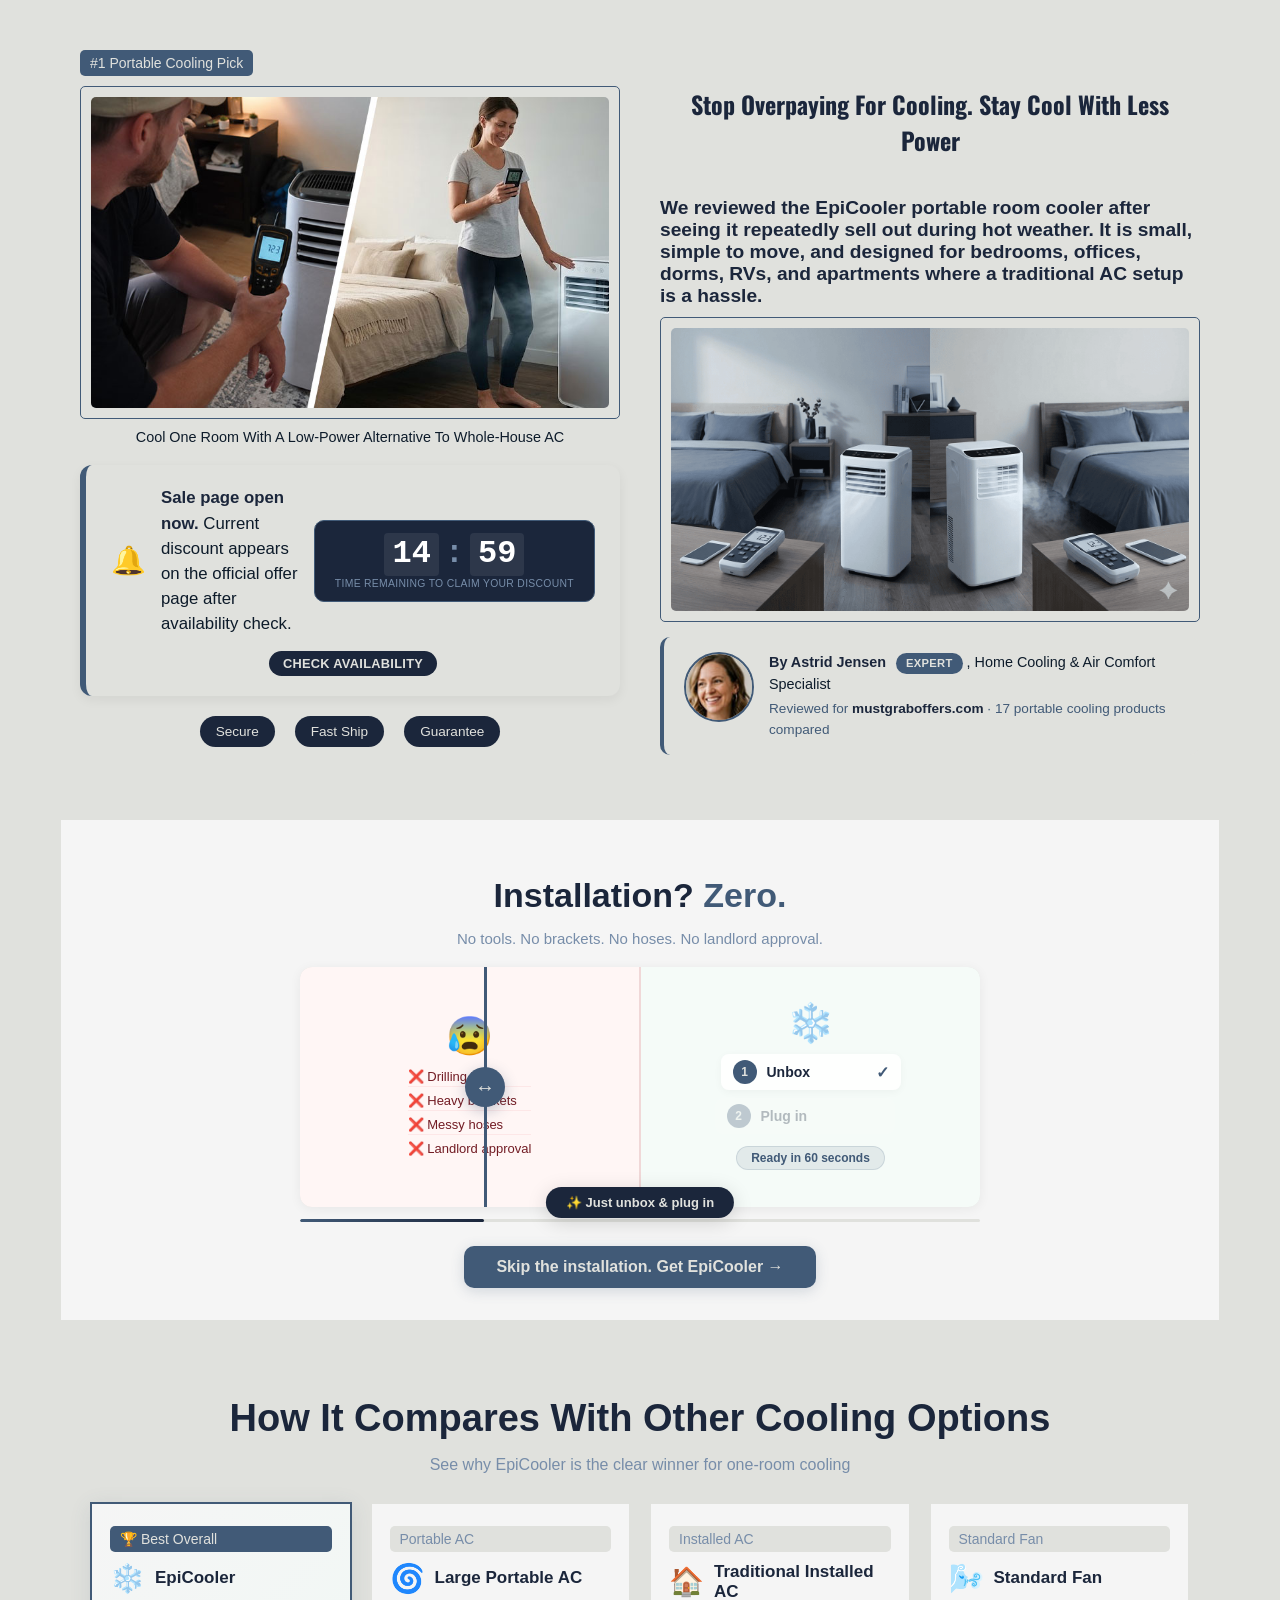
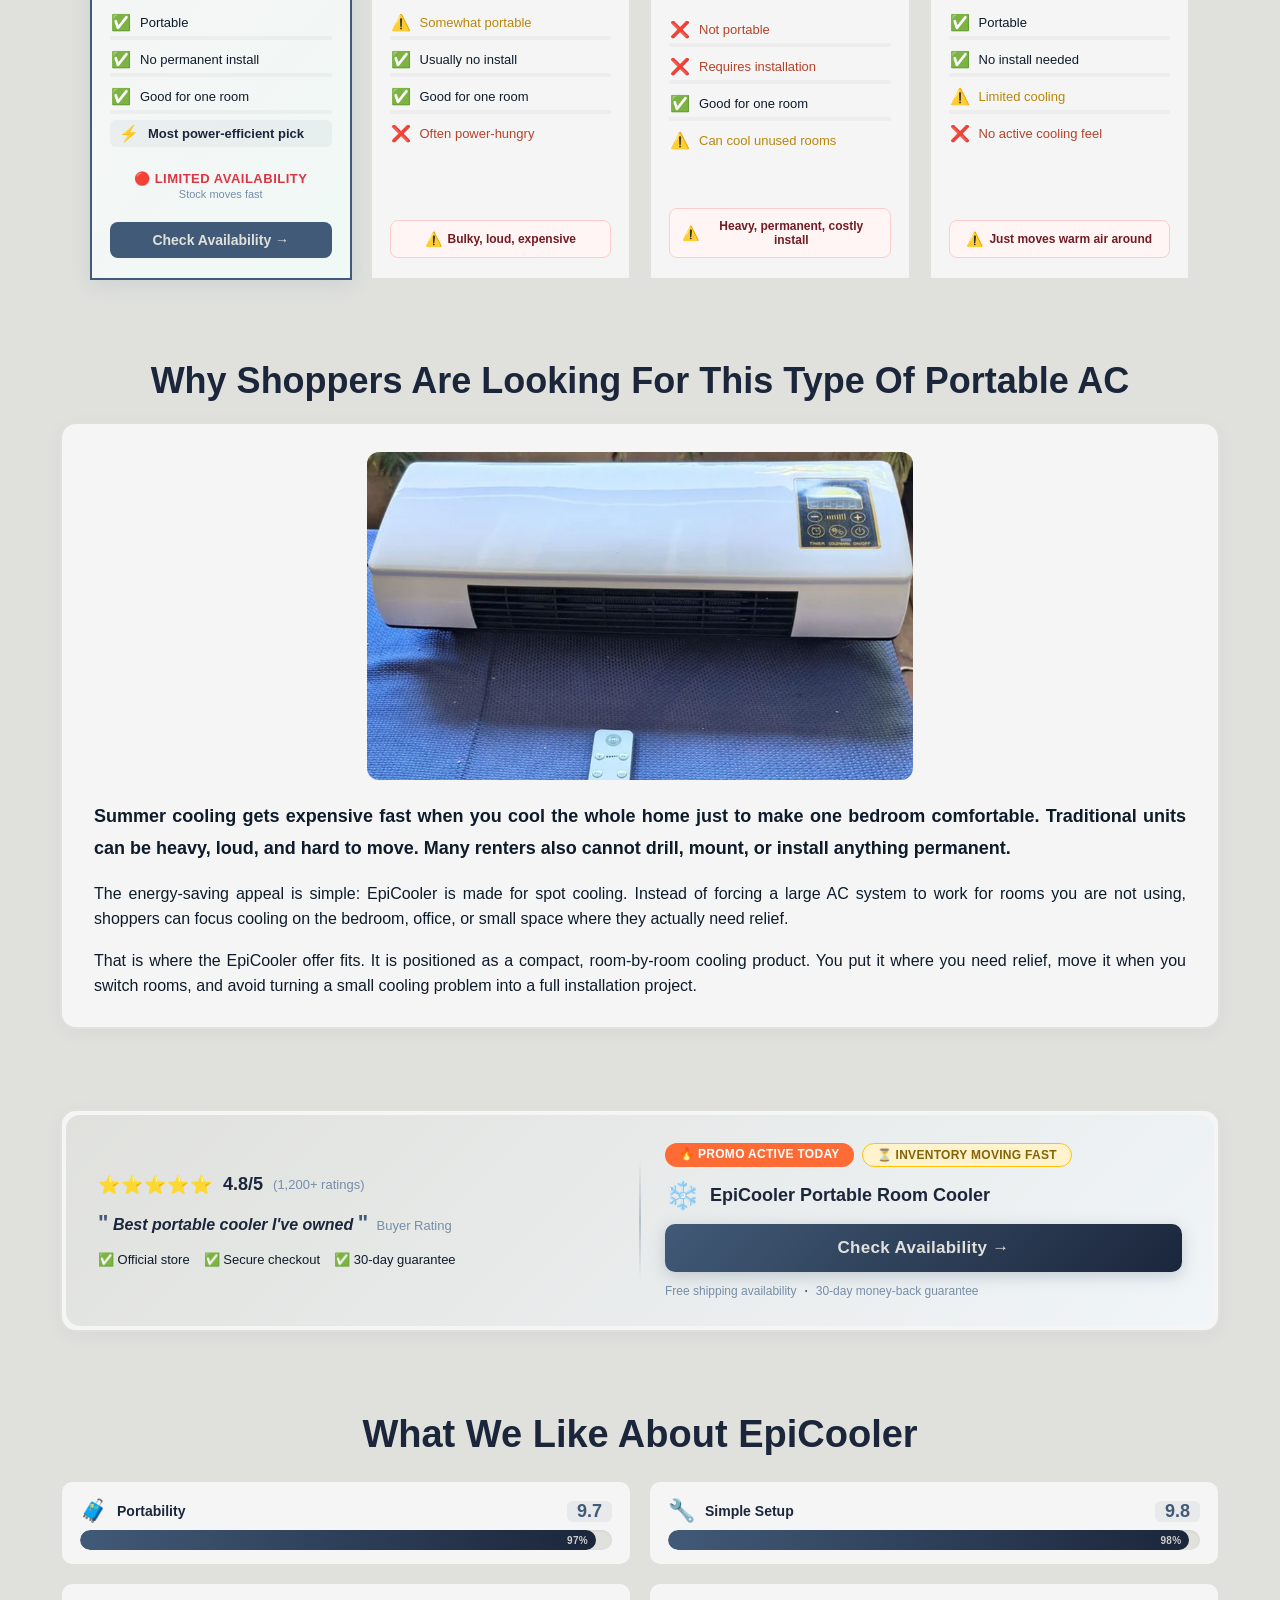
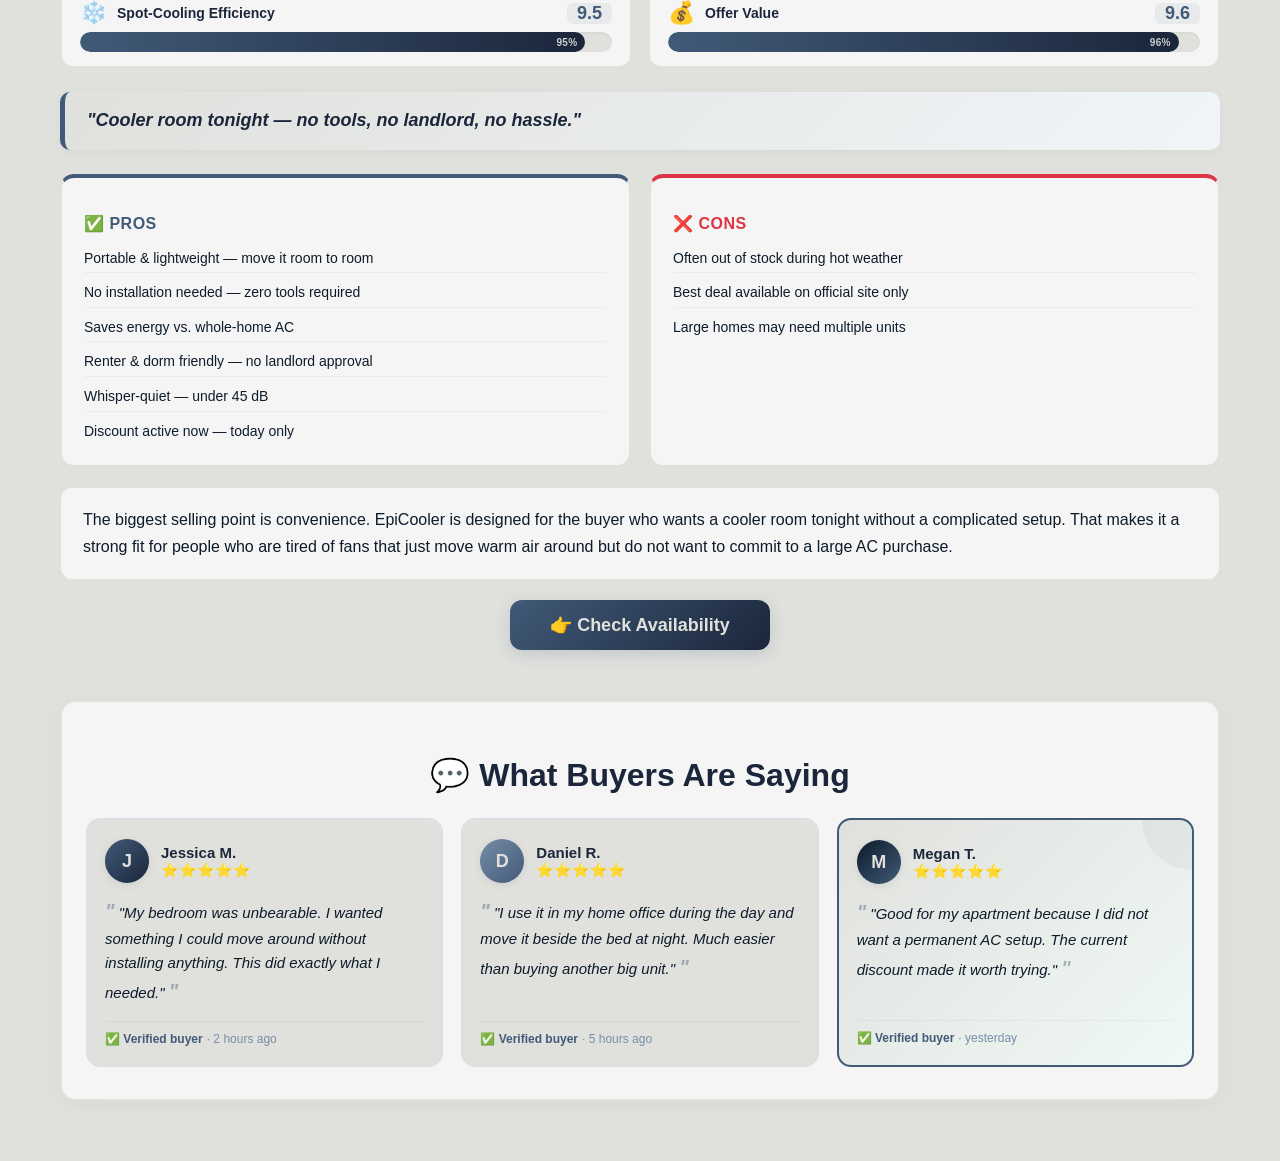
<file: index.html>
<!DOCTYPE html>
<html lang="en">
  <head>
    <meta charset="UTF-8" />
    <meta name="viewport" content="width=device-width, initial-scale=1.0" />
    <link rel="preconnect" href="https://fonts.googleapis.com" />
    <link rel="preconnect" href="https://fonts.gstatic.com" crossorigin />
    <link
      href="https://fonts.googleapis.com/css2?family=Oswald:wght@200..700&display=swap"
      rel="stylesheet"
    />
    <link rel="stylesheet" href="style.css" />
    <title>Portable Ac</title>
  </head>
  <body>
    <div class="pagecontainer">
      <div class="section-container">
        <div class="hero">
          <div class="leftside-holder">
            <div class="badge">#1 Portable Cooling Pick</div>
            <div class="img-container">
              <img src="imgs/hero.jpg" alt="" />
            </div>
            <div class="img-des">
              Cool One Room With A Low-Power Alternative To Whole-House AC
            </div>
            <div class="note">
              <div class="note-left">
                <div class="note-icon">🔔</div>
                <div class="note-text">
                  <strong>Sale page open now.</strong>
                  Current discount appears on the official offer page after
                  availability check.
                </div>
              </div>
              <div class="timer-wrapper">
                <div class="timer-display" id="discountTimer">
                  <span id="minutes">15</span>
                  <span class="timer-colon">:</span>
                  <span id="seconds">00</span>
                </div>
                <div class="timer-label">
                  Time remaining to claim your discount
                </div>
              </div>
              <div class="note-right">
                <span class="availability-tag">
                  <a href="quiz.html">Check Availability</a>
                </span>
              </div>
            </div>
            <div class="features-list">
              <div class="feature-item">Secure</div>
              <div class="feature-item">Fast Ship</div>
              <div class="feature-item">Guarantee</div>
            </div>
          </div>
          <div class="rightside-holder">
            <h1>Stop Overpaying For Cooling. Stay Cool With Less Power</h1>
            <h3>
              We reviewed the EpiCooler portable room cooler after seeing it
              repeatedly sell out during hot weather. It is small, simple to
              move, and designed for bedrooms, offices, dorms, RVs, and
              apartments where a traditional AC setup is a hassle.
            </h3>
            <div class="img-container">
              <img src="imgs/heroai.png" alt="EpiCooler Portable Room Cooler" />
            </div>
            <div class="author-section">
              <div class="author-content">
                <div class="author-image">
                  <img src="imgs/author.png" alt="Astrid Jensen" />
                </div>
                <div class="author-text">
                  <span class="author-name">By Astrid Jensen</span>
                  <span class="author-badge">Expert</span>
                  <span>, Home Cooling & Air Comfort Specialist</span>
                  <span class="author-review">
                    Reviewed for <strong>mustgraboffers.com</strong> · 17
                    portable cooling products compared
                  </span>
                </div>
              </div>
            </div>
          </div>
        </div>
      </div>
      <div class="normalsection">
        <!-- ============================ SWIPE-TO-INSTALL DEMO (MINIMALIST) ============================ -->
        <div class="section-container">
          <div class="swipe-demo-minimal">
            <h2 class="swipe-title-minimal">
              Installation? <span class="highlight">Zero.</span>
            </h2>
            <p class="swipe-subtitle-minimal">
              No tools. No brackets. No hoses. No landlord approval.
            </p>

            <div class="swipe-container-minimal">
              <div class="swipe-track" id="swipeTrack">
                <!-- Stress Side -->
                <div class="swipe-card swipe-stress-minimal">
                  <div class="swipe-icon-large">😰</div>
                  <div class="swipe-list">
                    <span>❌ Drilling holes</span>
                    <span>❌ Heavy brackets</span>
                    <span>❌ Messy hoses</span>
                    <span>❌ Landlord approval</span>
                  </div>
                </div>

                <!-- Divider -->
                <div class="swipe-divider-minimal" id="swipeDividerMinimal">
                  <div class="swipe-handle-minimal" id="swipeHandleMinimal">
                    <span>↔</span>
                  </div>
                </div>

                <!-- Relief Side -->
                <div class="swipe-card swipe-relief-minimal">
                  <div class="swipe-icon-large">❄️</div>
                  <div class="swipe-steps-minimal">
                    <div class="step-minimal" id="step1Minimal">
                      <span class="step-num">1</span>
                      <span class="step-label">Unbox</span>
                      <span class="step-check">✓</span>
                    </div>
                    <div class="step-minimal" id="step2Minimal">
                      <span class="step-num">2</span>
                      <span class="step-label">Plug in</span>
                      <span class="step-check">✓</span>
                    </div>
                  </div>
                  <div class="swipe-tag">Ready in 60 seconds</div>
                </div>
              </div>

              <!-- Progress -->
              <div class="swipe-progress-minimal">
                <div class="swipe-bar-minimal" id="swipeBarMinimal"></div>
              </div>

              <!-- Popup -->
              <div class="swipe-popup-minimal" id="swipePopupMinimal">
                <span id="popupTextMinimal">✨ Just unbox & plug in</span>
              </div>
            </div>

            <div class="swipe-cta-minimal">
              <a
                href="#"
                class="cta-minimal"
                onclick="event.preventDefault(); document.querySelector('.quiz-container').scrollIntoView({behavior:'smooth',block:'start'}); renderQuiz(0); return false;"
              >
                Skip the installation. Get EpiCooler →
              </a>
            </div>
          </div>
        </div>
      </div>
      <div class="normalsection">
        <!-- ============================ SPEC SHEET SHOWDOWN ============================ -->
        <div class="section-container">
          <h2 class="spec-title">How It Compares With Other Cooling Options</h2>
          <p class="spec-subtitle">
            See why EpiCooler is the clear winner for one-room cooling
          </p>

          <div class="spec-grid">
            <!-- EpiCooler Card -->
            <div class="spec-card spec-winner">
              <div class="spec-badge winner-badge">🏆 Best Overall</div>
              <div class="spec-product">
                <span class="spec-icon">❄️</span>
                <span class="spec-name">EpiCooler</span>
              </div>

              <div class="spec-features">
                <div class="spec-feature">
                  <span class="spec-check">✅</span>
                  <span>Portable</span>
                </div>
                <div class="spec-feature">
                  <span class="spec-check">✅</span>
                  <span>No permanent install</span>
                </div>
                <div class="spec-feature">
                  <span class="spec-check">✅</span>
                  <span>Good for one room</span>
                </div>
                <div class="spec-feature spec-highlight">
                  <span class="spec-check">⚡</span>
                  <span>Most power-efficient pick</span>
                </div>
              </div>

              <div class="spec-downside">
                <span class="spec-urgency">🔴 Limited Availability</span>
                <span class="spec-stock">Stock moves fast</span>
              </div>

              <a
                href="#"
                class="spec-cta"
                onclick="event.preventDefault(); document.querySelector('.quiz-container').scrollIntoView({behavior:'smooth',block:'start'}); renderQuiz(0); return false;"
              >
                Check Availability →
              </a>
            </div>

            <!-- Large Portable AC -->
            <div class="spec-card">
              <div class="spec-badge">Portable AC</div>
              <div class="spec-product">
                <span class="spec-icon">🌀</span>
                <span class="spec-name">Large Portable AC</span>
              </div>

              <div class="spec-features">
                <div class="spec-feature spec-mid">
                  <span class="spec-check">⚠️</span>
                  <span>Somewhat portable</span>
                </div>
                <div class="spec-feature">
                  <span class="spec-check">✅</span>
                  <span>Usually no install</span>
                </div>
                <div class="spec-feature">
                  <span class="spec-check">✅</span>
                  <span>Good for one room</span>
                </div>
                <div class="spec-feature spec-flaw">
                  <span class="spec-check">❌</span>
                  <span>Often power-hungry</span>
                </div>
              </div>

              <div class="spec-downside spec-flaw-box">
                <span class="spec-flaw-icon">⚠️</span>
                <span>Bulky, loud, expensive</span>
              </div>
            </div>

            <!-- Traditional Installed AC -->
            <div class="spec-card">
              <div class="spec-badge">Installed AC</div>
              <div class="spec-product">
                <span class="spec-icon">🏠</span>
                <span class="spec-name">Traditional Installed AC</span>
              </div>

              <div class="spec-features">
                <div class="spec-feature spec-flaw">
                  <span class="spec-check">❌</span>
                  <span>Not portable</span>
                </div>
                <div class="spec-feature spec-flaw">
                  <span class="spec-check">❌</span>
                  <span>Requires installation</span>
                </div>
                <div class="spec-feature">
                  <span class="spec-check">✅</span>
                  <span>Good for one room</span>
                </div>
                <div class="spec-feature spec-mid">
                  <span class="spec-check">⚠️</span>
                  <span>Can cool unused rooms</span>
                </div>
              </div>

              <div class="spec-downside spec-flaw-box">
                <span class="spec-flaw-icon">⚠️</span>
                <span>Heavy, permanent, costly install</span>
              </div>
            </div>

            <!-- Standard Fan -->
            <div class="spec-card">
              <div class="spec-badge">Standard Fan</div>
              <div class="spec-product">
                <span class="spec-icon">🌬️</span>
                <span class="spec-name">Standard Fan</span>
              </div>

              <div class="spec-features">
                <div class="spec-feature">
                  <span class="spec-check">✅</span>
                  <span>Portable</span>
                </div>
                <div class="spec-feature">
                  <span class="spec-check">✅</span>
                  <span>No install needed</span>
                </div>
                <div class="spec-feature spec-mid">
                  <span class="spec-check">⚠️</span>
                  <span>Limited cooling</span>
                </div>
                <div class="spec-feature spec-flaw">
                  <span class="spec-check">❌</span>
                  <span>No active cooling feel</span>
                </div>
              </div>

              <div class="spec-downside spec-flaw-box">
                <span class="spec-flaw-icon">⚠️</span>
                <span>Just moves warm air around</span>
              </div>
            </div>
          </div>
        </div>
      </div>

      <div class="articlecontainer">
        <div class="section-container">
          <h2 class="article-title">
            Why Shoppers Are Looking For This Type Of Portable AC
          </h2>
          <div class="article-content">
            <div class="article-image-holder">
              <img
              class="article-img"
                src="imgs/EpiCooler.jpg"
                alt="EpiCooler Portable Room Cooler"
              />
              
            </div>
            <div class="article-text">
                <p>
                  Summer cooling gets expensive fast when you cool the whole
                  home just to make one bedroom comfortable. Traditional units
                  can be heavy, loud, and hard to move. Many renters also cannot
                  drill, mount, or install anything permanent.
                </p>
                <p>
                  The energy-saving appeal is simple: EpiCooler is made for spot
                  cooling. Instead of forcing a large AC system to work for
                  rooms you are not using, shoppers can focus cooling on the
                  bedroom, office, or small space where they actually need
                  relief.
                </p>
                <p>
                  That is where the EpiCooler offer fits. It is positioned as a
                  compact, room-by-room cooling product. You put it where you
                  need relief, move it when you switch rooms, and avoid turning
                  a small cooling problem into a full installation project.
                </p>
              </div>
          </div>
        </div>
      </div>

      <div class="normalsection">
        <!-- ============================ EPICOOLER CTA BLOCK ============================ -->
        <div class="section-container">
          <div class="cta-block">
            
            <div class="cta-block-inner">
              <!-- Left Column -->
              <div class="cta-left">
                <div class="cta-rating">
                  <span class="cta-stars">⭐⭐⭐⭐⭐</span>
                  <span class="cta-score">4.8/5</span>
                  <span class="cta-count">(1,200+ ratings)</span>
                </div>

                <div class="cta-review">
                  <span class="cta-quote">"</span>
                  Best portable cooler I've owned
                  <span class="cta-quote">"</span>
                  <span class="cta-author">Buyer Rating</span>
                </div>

                <div class="cta-features">
                  <span class="cta-feature">✅ Official store</span>
                  <span class="cta-feature">✅ Secure checkout</span>
                  <span class="cta-feature">✅ 30-day guarantee</span>
                </div>
              </div>

              <!-- Divider -->
              <div class="cta-divider"></div>

              <!-- Right Column -->
              <div class="cta-right">
                <div class="cta-badges">
                  <span class="cta-badge hot">🔥 Promo active today</span>
                  <span class="cta-badge stock">⏳ Inventory moving fast</span>
                </div>

                <div class="cta-product">
                  <span class="cta-product-icon">❄️</span>
                  <span class="cta-product-name"
                    >EpiCooler Portable Room Cooler</span
                  >
                </div>

                <a
                  href="#"
                  class="cta-button"
                  onclick="event.preventDefault(); document.querySelector('.quiz-container').scrollIntoView({behavior:'smooth',block:'start'}); renderQuiz(0); return false;"
                >
                  Check Availability →
                </a>

                <div class="cta-footer">
                  <span>Free shipping availability</span>
                  <span class="cta-dot">·</span>
                  <span>30-day money-back guarantee</span>
                </div>
              </div>
            </div>
          </div>
        </div>
      </div>

      <div class="normalsection">
        <!-- ============================ WHAT WE LIKE ABOUT EPICOOLER ============================ -->
        <div class="section-container">
          <h2 class="like-title">What We Like About EpiCooler</h2>

          <!-- Ratings with Bars - 2 Column Grid -->
          <div class="like-ratings-grid">
            <div class="like-rating-bar">
              <div class="like-rating-bar-header">
                <span class="like-rating-bar-icon">🧳</span>
                <span class="like-rating-bar-label">Portability</span>
                <span class="like-rating-bar-score">9.7</span>
              </div>
              <div class="like-bar-track">
                <div class="like-bar-fill" style="width: 97%">
                  <span class="like-bar-value">97%</span>
                </div>
              </div>
            </div>

            <div class="like-rating-bar">
              <div class="like-rating-bar-header">
                <span class="like-rating-bar-icon">🔧</span>
                <span class="like-rating-bar-label">Simple Setup</span>
                <span class="like-rating-bar-score">9.8</span>
              </div>
              <div class="like-bar-track">
                <div class="like-bar-fill" style="width: 98%">
                  <span class="like-bar-value">98%</span>
                </div>
              </div>
            </div>

            <div class="like-rating-bar">
              <div class="like-rating-bar-header">
                <span class="like-rating-bar-icon">❄️</span>
                <span class="like-rating-bar-label"
                  >Spot-Cooling Efficiency</span
                >
                <span class="like-rating-bar-score">9.5</span>
              </div>
              <div class="like-bar-track">
                <div class="like-bar-fill" style="width: 95%">
                  <span class="like-bar-value">95%</span>
                </div>
              </div>
            </div>

            <div class="like-rating-bar">
              <div class="like-rating-bar-header">
                <span class="like-rating-bar-icon">💰</span>
                <span class="like-rating-bar-label">Offer Value</span>
                <span class="like-rating-bar-score">9.6</span>
              </div>
              <div class="like-bar-track">
                <div class="like-bar-fill" style="width: 96%">
                  <span class="like-bar-value">96%</span>
                </div>
              </div>
            </div>
          </div>

          <!-- Testimonial -->
          <div class="like-testimonial">
            <span class="like-testimonial-text">
              "Cooler room tonight — no tools, no landlord, no hassle."
            </span>
          </div>

          <!-- Pros & Cons -->
          <div class="like-proscons">
            <!-- Pros -->
            <div class="like-pros">
              <h3 class="like-pros-title">✅ PROS</h3>
              <ul class="like-list">
                <li>Portable & lightweight — move it room to room</li>
                <li>No installation needed — zero tools required</li>
                <li>Saves energy vs. whole-home AC</li>
                <li>Renter & dorm friendly — no landlord approval</li>
                <li>Whisper-quiet — under 45 dB</li>
                <li>Discount active now — today only</li>
              </ul>
            </div>

            <!-- Cons -->
            <div class="like-cons">
              <h3 class="like-cons-title">❌ CONS</h3>
              <ul class="like-list">
                <li>Often out of stock during hot weather</li>
                <li>Best deal available on official site only</li>
                <li>Large homes may need multiple units</li>
              </ul>
            </div>
          </div>

          <!-- Description -->
          <p class="like-description">
            The biggest selling point is convenience. EpiCooler is designed for
            the buyer who wants a cooler room tonight without a complicated
            setup. That makes it a strong fit for people who are tired of fans
            that just move warm air around but do not want to commit to a large
            AC purchase.
          </p>

          <!-- CTA -->
          <div class="like-cta">
            <a
              href="#"
              class="like-cta-button"
              onclick="event.preventDefault(); document.querySelector('.quiz-container').scrollIntoView({behavior:'smooth',block:'start'}); renderQuiz(0); return false;"
            >
              👉 Check Availability
            </a>
          </div>
        </div>
      </div>
      <div class="normalsection">
        <!-- ============================ BUYER COMMENTS ============================ -->
        <div class="section-container">
          <div class="comments-wrapper">
            <h2 class="comments-title">💬 What Buyers Are Saying</h2>

            <div class="comments-grid">
              <!-- Comment 1 -->
              <div class="comment-card">
                <div class="comment-header">
                  <div
                    class="comment-avatar"
                    style="
                      background: linear-gradient(135deg, #415a77, #1b263b);
                    "
                  >
                    <span>J</span>
                  </div>
                  <div class="comment-meta">
                    <div class="comment-name">Jessica M.</div>
                    <div class="comment-stars">⭐⭐⭐⭐⭐</div>
                  </div>
                </div>
                <p class="comment-text">
                  "My bedroom was unbearable. I wanted something I could move
                  around without installing anything. This did exactly what I
                  needed."
                </p>
                <div class="comment-footer">
                  <span class="comment-verified">✅ Verified buyer</span>
                  <span class="comment-time">· 2 hours ago</span>
                </div>
              </div>

              <!-- Comment 2 -->
              <div class="comment-card">
                <div class="comment-header">
                  <div
                    class="comment-avatar"
                    style="
                      background: linear-gradient(135deg, #778da9, #415a77);
                    "
                  >
                    <span>D</span>
                  </div>
                  <div class="comment-meta">
                    <div class="comment-name">Daniel R.</div>
                    <div class="comment-stars">⭐⭐⭐⭐⭐</div>
                  </div>
                </div>
                <p class="comment-text">
                  "I use it in my home office during the day and move it beside
                  the bed at night. Much easier than buying another big unit."
                </p>
                <div class="comment-footer">
                  <span class="comment-verified">✅ Verified buyer</span>
                  <span class="comment-time">· 5 hours ago</span>
                </div>
              </div>

              <!-- Comment 3 -->
              <div class="comment-card comment-featured">
                <div class="comment-header">
                  <div
                    class="comment-avatar"
                    style="
                      background: linear-gradient(135deg, #0d1b2a, #415a77);
                    "
                  >
                    <span>M</span>
                  </div>
                  <div class="comment-meta">
                    <div class="comment-name">Megan T.</div>
                    <div class="comment-stars">⭐⭐⭐⭐⭐</div>
                  </div>
                </div>
                <p class="comment-text">
                  "Good for my apartment because I did not want a permanent AC
                  setup. The current discount made it worth trying."
                </p>
                <div class="comment-footer">
                  <span class="comment-verified">✅ Verified buyer</span>
                  <span class="comment-time">· yesterday</span>
                </div>
              </div>
            </div>
          </div>
        </div>
      </div>
    </div>
    <script src="main.js"></script>
  </body>
</html>
</file>
<file: style.css>
:root {
  --primary-color: #e0e1dd;
  --secondary-color: #415a77;
  --light-color: #778da9;
  --font-color: #0d1b2a;
  --dark-color: #1b263b;
  --background-color: #f5f5f5;
}

body {
  font-family: Arial, sans-serif;
  margin: 0;
  padding: 0;
  background: linear-gradient(135deg, #e0e1dd 0%, var(--primary-color) 100%);
}
* {
  box-sizing: border-box;
}
a {
  text-decoration: none;
  color: inherit;
}

h1 {
  background-color: var(--primary-color);
  font-family: "Oswald", sans-serif;
  padding: 20px;
  text-align: center;
  font-size: 1.5rem;
  font-weight: bold;
  color: var(--dark-color);
}

h3 {
  color: var(--dark-color);
  font-size: 1.2rem;
  margin-bottom: 10px;
}

.pagecontainer {
  min-height: 100vh;
  max-width: 1200px;
  margin: 0 auto;
  padding: 20px;
}

.section-container {
  padding: 10px 0;
}
.img-container {
  display: flex;
  flex-direction: column;
  align-items: center;
  width: 100%;
  padding: 10px;
  border: 1px solid var(--secondary-color);
  border-radius: 5px;
}
.img-container img {
  max-width: 100%;
  height: auto;
  display: block;
  border-radius: 5px;
}
.img-des {
  font-size: 0.9rem;
  color: var(--font-color);
  margin-top: 10px;
  text-align: center;
}
/* Note Styles */
.note {
  background: var(--primary-color);
  border-radius: 12px;
  padding: 20px 25px;
  display: flex;
  align-items: center;
  justify-content: space-between;
  flex-wrap: wrap;
  gap: 15px;
  border-left: 6px solid var(--secondary-color);
  box-shadow: 0 4px 12px rgba(0, 0, 0, 0.06);
  margin: 20px 0;
  display: flex;
  justify-content: center;
}

.note-left {
  display: flex;
  align-items: center;
  gap: 15px;
  flex: 1;
}

.note-icon {
  font-size: 28px;
  line-height: 1;
  flex-shrink: 0;
}

.note-text {
  color: var(--font-color);
  font-size: 1.05rem;
  line-height: 1.5;
}

.note-text strong {
  color: var(--dark-color);
}

.note-right {
  display: flex;
  align-items: center;
  gap: 12px;
  flex-shrink: 0;
}

.discount-badge {
  background: var(--secondary-color);
  color: white;
  padding: 6px 18px;
  border-radius: 30px;
  font-weight: 700;
  font-size: 0.8rem;
  letter-spacing: 0.5px;
}

.availability-tag {
  background: var(--dark-color);
  color: var(--primary-color);
  padding: 5px 14px;
  border-radius: 30px;
  font-size: 0.8rem;
  font-weight: 600;
  text-transform: uppercase;
  letter-spacing: 0.3px;
}

.features-list {
  display: flex;
  gap: 20px;
  margin-top: 15px;
  justify-content: center;
}
.feature-item {
  background: var(--dark-color);
  color: var(--primary-color);
  padding: 8px 16px;
  border-radius: 20px;
  font-size: 0.85rem;
  font-weight: 500;
}

/* Timer Styles */
.timer-wrapper {
  background: var(--dark-color);
  border-radius: 10px;
  padding: 12px 20px;
  min-width: 140px;
  text-align: center;
  border: 1px solid var(--secondary-color);
}

.timer-header {
  display: flex;
  align-items: center;
  justify-content: center;
  gap: 8px;
  color: var(--primary-color);
  font-size: 0.75rem;
  text-transform: uppercase;
  letter-spacing: 0.5px;
  margin-bottom: 4px;
}

.timer-header i {
  color: var(--light-color);
}

.timer-display {
  display: flex;
  align-items: center;
  justify-content: center;
  gap: 4px;
  font-size: 2rem;
  font-weight: 700;
  color: white;
  font-family: "Courier New", monospace;
  line-height: 1.2;
}

.timer-display span {
  background: rgba(255, 255, 255, 0.08);
  padding: 2px 8px;
  border-radius: 4px;
  min-width: 40px;
}

.timer-colon {
  background: transparent !important;
  padding: 2px 2px !important;
  min-width: auto !important;
  color: var(--light-color);
}

.timer-label {
  color: var(--light-color);
  font-size: 0.65rem;
  margin-top: 2px;
  letter-spacing: 0.3px;
  text-transform: uppercase;
}

/* Timer responsive */
@media (max-width: 600px) {
  .timer-wrapper {
    padding: 10px 15px;
    min-width: 120px;
  }

  .timer-display {
    font-size: 1.6rem;
  }

  .timer-display span {
    min-width: 30px;
    padding: 2px 6px;
  }

  .timer-header {
    font-size: 0.65rem;
  }

  .timer-label {
    font-size: 0.55rem;
  }
}

@media (max-width: 480px) {
  .timer-display {
    font-size: 1.3rem;
  }

  .timer-display span {
    min-width: 25px;
    padding: 1px 4px;
  }
}

/* Responsive */
@media (max-width: 600px) {
  .note {
    flex-direction: column;
    align-items: center;
    padding: 18px;
  }

  .note-text {
    font-size: 0.95rem;
  }

  .note-icon {
    font-size: 22px;
  }
}
/* Author Styles */
.author-section {
  background: var(--primary-color);
  border-radius: 10px;
  padding: 15px 20px;
  margin-top: 15px;
  border-left: 4px solid var(--secondary-color);
}

.author-content {
  display: flex;
  align-items: flex-start;
  gap: 15px;
}

.author-image {
  flex-shrink: 0;
  width: 70px;
  height: 70px;
  border-radius: 50%;
  overflow: hidden;
  border: 2px solid var(--secondary-color);
  background: white;
}

.author-image img {
  width: 100%;
  height: 100%;
  object-fit: cover;
  display: block;
}

.author-text {
  color: var(--font-color);
  font-size: 0.9rem;
  line-height: 1.5;
  flex: 1;
}

.author-name {
  font-weight: 700;
  color: var(--dark-color);
}

.author-review {
  display: block;
  margin-top: 4px;
  font-size: 0.85rem;
  color: var(--secondary-color);
}

.author-review strong {
  color: var(--dark-color);
  font-weight: 600;
}

.author-badge {
  display: inline-block;
  background: var(--secondary-color);
  color: var(--primary-color);
  padding: 2px 10px;
  border-radius: 12px;
  font-size: 0.7rem;
  font-weight: 600;
  text-transform: uppercase;
  letter-spacing: 0.3px;
  margin-left: 6px;
}

/* Author responsive */
@media (max-width: 600px) {
  .author-section {
    padding: 12px 15px;
  }

  .author-text {
    font-size: 0.82rem;
  }

  .author-review {
    font-size: 0.78rem;
  }

  .author-image {
    width: 55px;
    height: 55px;
  }
}
/* hero Styles */
.hero {
  display: grid;
  grid-template-columns: 1fr 1fr;
}
.leftside-holder {
  padding: 20px;
}
.rightside-holder {
  padding: 20px;
}

.badge {
  display: inline-block;
  padding: 5px 10px;
  background-color: var(--secondary-color);
  color: var(--primary-color);
  border-radius: 5px;
  font-size: 14px;
  margin-bottom: 10px;
}
@media (max-width: 768px) {
  .hero {
    grid-template-columns: 1fr;
  }
  .rightside-holder,
  .leftside-holder {
    grid-column: 1;
  }
}

/* ============================ SWIPE-TO-INSTALL (MINIMALIST) ============================ */
.swipe-demo-minimal {
  background: var(--background-color);
  padding: 28px 24px 32px;
  margin: 24px 0;
  border: 1px solid var(--primary-color);
}

.swipe-title-minimal {
  text-align: center;
  font-size: clamp(26px, 3vw, 34px);
  font-weight: 800;
  color: var(--dark-color);
  margin-bottom: 4px;
}

.swipe-title-minimal .highlight {
  color: var(--secondary-color);
}

.swipe-subtitle-minimal {
  text-align: center;
  color: var(--light-color);
  font-size: 15px;
  margin-bottom: 20px;
}

.swipe-container-minimal {
  position: relative;
  max-width: 680px;
  margin: 0 auto;
  user-select: none;
  -webkit-user-select: none;
  touch-action: none;
}

.swipe-track {
  display: flex;
  position: relative;
  height: 240px;
  border-radius: 12px;
  overflow: hidden;
  background: var(--primary-color);
  box-shadow: 0 2px 12px rgba(0, 0, 0, 0.06);
}

/* Cards */
.swipe-card {
  flex: 1;
  padding: 24px 20px;
  display: flex;
  flex-direction: column;
  justify-content: center;
  align-items: center;
  gap: 12px;
  min-width: 0;
}

.swipe-stress-minimal {
  background: #fff6f5;
  border-right: 2px solid #f0d8d8;
}

.swipe-relief-minimal {
  background: #f5fbf8;
}

.swipe-icon-large {
  font-size: 38px;
  line-height: 1;
}

.swipe-list {
  display: flex;
  flex-direction: column;
  gap: 4px;
  font-size: 13px;
  color: #721c24;
  font-weight: 500;
}

.swipe-list span {
  padding: 2px 0;
  border-bottom: 1px solid rgba(220, 53, 69, 0.08);
}

.swipe-list span:last-child {
  border-bottom: none;
}

/* Steps */
.swipe-steps-minimal {
  display: flex;
  flex-direction: column;
  gap: 8px;
  width: 100%;
  max-width: 180px;
}

.step-minimal {
  display: flex;
  align-items: center;
  gap: 10px;
  padding: 6px 12px;
  background: rgba(255, 255, 255, 0.5);
  border-radius: 8px;
  opacity: 0.3;
  transform: translateX(-6px);
  transition: all 0.5s ease;
}

.step-minimal.active {
  opacity: 1;
  transform: translateX(0);
  background: rgba(255, 255, 255, 0.9);
  box-shadow: 0 2px 8px rgba(0, 0, 0, 0.04);
}

.step-minimal .step-num {
  display: inline-flex;
  align-items: center;
  justify-content: center;
  width: 24px;
  height: 24px;
  border-radius: 50%;
  background: var(--secondary-color);
  color: var(--primary-color);
  font-weight: 700;
  font-size: 12px;
  flex-shrink: 0;
}

.step-minimal .step-label {
  font-weight: 600;
  color: var(--dark-color);
  font-size: 14px;
  flex: 1;
}

.step-minimal .step-check {
  color: var(--secondary-color);
  font-weight: 700;
  font-size: 16px;
  opacity: 0;
  transition: opacity 0.4s ease;
}

.step-minimal.active .step-check {
  opacity: 1;
}

.swipe-tag {
  font-size: 12px;
  font-weight: 600;
  color: var(--secondary-color);
  background: rgba(65, 90, 119, 0.1);
  padding: 4px 14px;
  border-radius: 20px;
  border: 1px solid rgba(65, 90, 119, 0.15);
}

/* Divider */
.swipe-divider-minimal {
  position: absolute;
  top: 0;
  left: 50%;
  width: 3px;
  height: 100%;
  background: var(--secondary-color);
  z-index: 5;
  cursor: ew-resize;
  transition: left 0.1s ease;
  touch-action: none;
}

.swipe-handle-minimal {
  position: absolute;
  top: 50%;
  left: 50%;
  transform: translate(-50%, -50%);
  background: var(--secondary-color);
  color: var(--primary-color);
  width: 40px;
  height: 40px;
  border-radius: 50%;
  display: flex;
  align-items: center;
  justify-content: center;
  font-size: 20px;
  font-weight: 700;
  box-shadow: 0 4px 14px rgba(65, 90, 119, 0.3);
  cursor: ew-resize;
  touch-action: none;
  transition: transform 0.2s ease;
}

.swipe-handle-minimal:hover {
  transform: translate(-50%, -50%) scale(1.08);
}

/* Progress */
.swipe-progress-minimal {
  height: 3px;
  background: var(--primary-color);
  border-radius: 2px;
  margin-top: 12px;
  overflow: hidden;
}

.swipe-bar-minimal {
  height: 100%;
  width: 0%;
  background: linear-gradient(90deg, var(--secondary-color), var(--dark-color));
  border-radius: 2px;
  transition: width 0.3s ease;
}

/* Popup */
.swipe-popup-minimal {
  position: absolute;
  bottom: -8px;
  left: 50%;
  transform: translateX(-50%);
  background: var(--dark-color);
  color: var(--primary-color);
  padding: 8px 20px;
  border-radius: 30px;
  font-size: 13px;
  font-weight: 600;
  box-shadow: 0 4px 20px rgba(0, 0, 0, 0.15);
  opacity: 0;
  transition: all 0.5s ease;
  pointer-events: none;
  white-space: nowrap;
}

.swipe-popup-minimal.show {
  opacity: 1;
  bottom: 4px;
}

/* CTA */
.swipe-cta-minimal {
  text-align: center;
  margin-top: 24px;
}

.cta-minimal {
  display: inline-block;
  padding: 12px 32px;
  background: var(--secondary-color);
  color: var(--primary-color);
  border-radius: 10px;
  font-weight: 700;
  font-size: 16px;
  text-decoration: none;
  transition: all 0.3s ease;
  box-shadow: 0 3px 14px rgba(65, 90, 119, 0.2);
}

.cta-minimal:hover {
  transform: translateY(-2px);
  box-shadow: 0 6px 24px rgba(65, 90, 119, 0.3);
  background: var(--dark-color);
}

/* Responsive */
@media (max-width: 600px) {
  .swipe-demo-minimal {
    padding: 20px 16px 24px;
  }

  .swipe-track {
    height: 200px;
  }

  .swipe-card {
    padding: 16px 14px;
    gap: 8px;
  }

  .swipe-icon-large {
    font-size: 30px;
  }

  .swipe-list {
    font-size: 11px;
  }

  .swipe-steps-minimal {
    max-width: 140px;
    gap: 6px;
  }

  .step-minimal {
    padding: 4px 10px;
    gap: 8px;
  }

  .step-minimal .step-num {
    width: 20px;
    height: 20px;
    font-size: 10px;
  }

  .step-minimal .step-label {
    font-size: 12px;
  }

  .swipe-handle-minimal {
    width: 34px;
    height: 34px;
    font-size: 16px;
  }

  .swipe-popup-minimal {
    font-size: 11px;
    padding: 6px 16px;
  }

  .cta-minimal {
    padding: 10px 24px;
    font-size: 14px;
  }
}

@media (max-width: 400px) {
  .swipe-track {
    height: 180px;
  }

  .swipe-list {
    font-size: 10px;
  }

  .swipe-list span {
    padding: 1px 0;
  }

  .swipe-steps-minimal {
    max-width: 120px;
    gap: 4px;
  }

  .step-minimal .step-label {
    font-size: 11px;
  }

  .swipe-icon-large {
    font-size: 26px;
  }

  .swipe-tag {
    font-size: 10px;
    padding: 2px 10px;
  }
}

/* ============================ SPEC SHEET SHOWDOWN ============================ */
.spec-title {
  text-align: center;
  font-size: clamp(28px, 3.5vw, 38px);
  font-weight: 800;
  color: var(--dark-color);
  margin-bottom: 4px;
}

.spec-subtitle {
  text-align: center;
  color: var(--light-color);
  font-size: 16px;
  margin-bottom: 28px;
}

.spec-grid {
  display: grid;
  grid-template-columns: repeat(4, 1fr);
  gap: 18px;
  max-width: 1100px;
  margin: 0 auto;
}

/* Card */
.spec-card {
  background: var(--background-color);
  border: 2px solid var(--primary-color);
  padding: 22px 18px 20px;
  display: flex;
  flex-direction: column;
  transition: all 0.3s ease;
  position: relative;
}

.spec-card:hover {
  box-shadow: 0 8px 28px rgba(0, 0, 0, 0.08);
}

/* Winner Card */
.spec-winner {
  border-color: var(--secondary-color);
  background: linear-gradient(135deg, var(--background-color), #f0f9f5);
  box-shadow: 0 4px 20px rgba(65, 90, 119, 0.12);
}

.spec-winner:hover {
  box-shadow: 0 8px 32px rgba(65, 90, 119, 0.2);
}

/* Badges */
.spec-badge {
  display: inline-block;
  padding: 5px 10px;
  background: var(--primary-color);
  color: var(--light-color);
  border-radius: 5px;
  font-size: 14px;
  margin-bottom: 10px;
}

.winner-badge {
  background: var(--secondary-color);
  color: var(--primary-color);
}

/* Product */
.spec-product {
  display: flex;
  align-items: center;
  gap: 10px;
  margin-bottom: 14px;
}

.spec-icon {
  font-size: 28px;
}

.spec-name {
  font-weight: 700;
  font-size: 17px;
  color: var(--dark-color);
}

/* Features */
.spec-features {
  display: flex;
  flex-direction: column;
  gap: 6px;
  flex: 1;
  margin-bottom: 14px;
}

.spec-feature {
  display: flex;
  align-items: center;
  gap: 8px;
  font-size: 13px;
  color: var(--font-color);
  padding: 4px 0;
  border-bottom: 4px solid rgba(0, 0, 0, 0.03);
}

.spec-feature:last-child {
  border-bottom: none;
}

.spec-check {
  font-size: 16px;
  flex-shrink: 0;
  width: 22px;
  text-align: center;
}

.spec-highlight {
  background: rgba(65, 90, 119, 0.06);
  padding: 4px 8px;
  border-radius: 6px;
  border-bottom: none;
  font-weight: 600;
  color: var(--dark-color);
}

.spec-mid {
  color: #b8860b;
}

.spec-flaw {
  color: #b4432a;
}

/* Downside */
.spec-downside {
  margin-top: auto;
  padding: 10px 12px;
  border-radius: 8px;
  font-size: 12px;
  font-weight: 600;
  text-align: center;
}

/* Winner downside - urgency badge */
.spec-urgency {
  display: block;
  color: #dc3545;
  font-weight: 800;
  font-size: 13px;
  text-transform: uppercase;
  letter-spacing: 0.5px;
  animation: pulseUrgency 1.5s ease-in-out infinite;
}

@keyframes pulseUrgency {
  0%,
  100% {
    opacity: 1;
  }
  50% {
    opacity: 0.5;
  }
}

.spec-stock {
  display: block;
  color: var(--light-color);
  font-weight: 400;
  font-size: 11px;
  margin-top: 2px;
}

/* Flaw downside */
.spec-flaw-box {
  background: #fff5f5;
  border: 1px solid #fcc;
  color: #721c24;
  display: flex;
  align-items: center;
  justify-content: center;
  gap: 6px;
}

.spec-flaw-icon {
  font-size: 14px;
}

/* CTA */
.spec-cta {
  display: block;
  text-align: center;
  padding: 10px;
  margin-top: 12px;
  background: var(--secondary-color);
  color: var(--primary-color);
  border-radius: 8px;
  font-weight: 700;
  font-size: 14px;
  text-decoration: none;
  transition: all 0.3s ease;
}

.spec-cta:hover {
  background: var(--dark-color);
  transform: translateY(-2px);
}

/* Non-winner cards - no CTA or grayed out */
.spec-card:not(.spec-winner) .spec-cta {
  display: none;
}

/* Responsive */
@media (max-width: 1024px) {
  .spec-grid {
    grid-template-columns: repeat(2, 1fr);
    gap: 16px;
  }

  .spec-card {
    text-align: center;
    align-items: center;
    justify-content: center;
  }

  .spec-product {
    justify-content: center;
  }

  .spec-features {
    align-items: center;
  }

  .spec-feature {
    justify-content: center;
    text-align: center;
  }

  .spec-downside {
    text-align: center;
    width: 100%;
  }

  .spec-cta {
    text-align: center;
    width: 100%;
  }
}

@media (max-width: 600px) {
  .spec-grid {
    grid-template-columns: 1fr;
    max-width: 400px;
    gap: 14px;
  }

  .spec-card {
    padding: 18px 16px;
    text-align: center;
    align-items: center;
    justify-content: center;
  }

  .spec-name {
    font-size: 15px;
  }

  .spec-features {
    align-items: center;
  }
  .spec-feature {
    font-size: 12px;
justify-content: center;
    text-align: center;
  }

  .spec-title {
    font-size: 24px;
  }

  .spec-subtitle {
    font-size: 14px;
  }
  .spec-downside {
    text-align: center;
    width: 100%;
  }

}

@media (max-width: 400px) {
  .spec-card {
    padding: 14px 12px;
  }

  .spec-feature {
    font-size: 11px;
    gap: 6px;
  }

  .spec-check {
    font-size: 14px;
    width: 18px;
  }

  .spec-cta {
    font-size: 13px;
    padding: 8px;
  }
}

/* ============================ CTA BLOCK ============================ */
.cta-block {
  background: var(--background-color);
  border-radius: 16px;
  border: 2px solid var(--primary-color);
  padding: 4px;
  margin: 30px 0;
  box-shadow: 0 4px 20px rgba(0, 0, 0, 0.04);
  transition: box-shadow 0.3s ease;
}

.cta-block:hover {
  box-shadow: 0 8px 32px rgba(0, 0, 0, 0.08);
}

.cta-block-inner {
  background: linear-gradient(135deg, var(--primary-color), #f0f5f8);
  border-radius: 14px;
  padding: 28px 32px;
  display: grid;
  grid-template-columns: 1fr auto 1fr;
  gap: 24px;
  align-items: center;
}

/* Left Column */
.cta-left {
  display: flex;
  flex-direction: column;
  gap: 10px;
}

.cta-rating {
  display: flex;
  align-items: center;
  gap: 10px;
  flex-wrap: wrap;
}

.cta-stars {
  color: #f5a400;
  font-size: 18px;
  letter-spacing: 1px;
}

.cta-score {
  font-weight: 800;
  font-size: 18px;
  color: var(--dark-color);
}

.cta-count {
  font-size: 13px;
  color: var(--light-color);
  font-weight: 500;
}

.cta-review {
  font-size: 16px;
  font-weight: 600;
  color: var(--dark-color);
  font-style: italic;
  padding: 4px 0;
}

.cta-quote {
  color: var(--secondary-color);
  font-size: 22px;
  font-weight: 700;
  font-style: normal;
}

.cta-author {
  font-size: 13px;
  font-weight: 400;
  color: var(--light-color);
  font-style: normal;
  margin-left: 4px;
}

.cta-features {
  display: flex;
  flex-wrap: wrap;
  gap: 6px 14px;
  margin-top: 2px;
}

.cta-feature {
  font-size: 13px;
  color: var(--font-color);
  font-weight: 500;
}

/* Divider */
.cta-divider {
  width: 2px;
  height: 120px;
  background: linear-gradient(
    180deg,
    transparent,
    var(--secondary-color),
    transparent
  );
  opacity: 0.3;
  flex-shrink: 0;
}

/* Right Column */
.cta-right {
  display: flex;
  flex-direction: column;
  gap: 12px;
  align-items: flex-start;
}

.cta-badges {
  display: flex;
  flex-wrap: wrap;
  gap: 8px;
}

.cta-badge {
  padding: 4px 14px;
  border-radius: 20px;
  font-size: 12px;
  font-weight: 700;
  text-transform: uppercase;
  letter-spacing: 0.3px;
}

.cta-badge.hot {
  background: #ff6b35;
  color: #fff;
  animation: pulseBadge 2s ease-in-out infinite;
}

@keyframes pulseBadge {
  0%,
  100% {
    transform: scale(1);
  }
  50% {
    transform: scale(1.05);
  }
}

.cta-badge.stock {
  background: #fff3cd;
  color: #856404;
  border: 1px solid #ffc107;
}

.cta-product {
  display: flex;
  align-items: center;
  gap: 10px;
}

.cta-product-icon {
  font-size: 28px;
}

.cta-product-name {
  font-weight: 700;
  font-size: 18px;
  color: var(--dark-color);
}

.cta-button {
  display: inline-block;
  padding: 14px 36px;
  background: linear-gradient(
    135deg,
    var(--secondary-color),
    var(--dark-color)
  );
  color: var(--primary-color);
  border-radius: 10px;
  font-weight: 700;
  font-size: 17px;
  text-decoration: none;
  transition: all 0.3s ease;
  box-shadow: 0 4px 16px rgba(65, 90, 119, 0.25);
  width: 100%;
  text-align: center;
  letter-spacing: 0.3px;
}

.cta-button:hover {
  transform: translateY(-2px);
  box-shadow: 0 8px 28px rgba(65, 90, 119, 0.35);
}

.cta-footer {
  font-size: 12px;
  color: var(--light-color);
  display: flex;
  flex-wrap: wrap;
  gap: 4px 8px;
  align-items: center;
}

.cta-dot {
  color: var(--secondary-color);
  font-weight: 700;
}

/* Responsive */
@media (max-width: 820px) {
  .cta-block-inner {
    display: flex;
    flex-direction: column-reverse;
    padding: 24px 20px;
    gap: 16px;
  }

  .cta-divider {
    width: 25%;
    height: 2px;
    background: linear-gradient(
      90deg,
      transparent,
      var(--secondary-color),
      transparent
    );
  }

  .cta-left {
    order: 2;
  }

  .cta-right {
    order: 1;
  }

  .cta-rating {
    justify-content: center;
  }

  .cta-review {
    text-align: center;
  }

  .cta-features {
    justify-content: center;
  }

  .cta-badges {
    justify-content: center;
  }

  .cta-product {
    justify-content: center;
  }

  .cta-footer {
    justify-content: center;
  }
}

@media (max-width: 480px) {
  .cta-block-inner {
    padding: 18px 14px;
  }

  .cta-stars {
    font-size: 15px;
  }

  .cta-score {
    font-size: 16px;
  }

  .cta-review {
    font-size: 14px;
  }

  .cta-product-name {
    font-size: 15px;
  }

  .cta-button {
    font-size: 15px;
    padding: 12px 24px;
  }

  .cta-badge {
    font-size: 10px;
    padding: 3px 10px;
  }

  .cta-feature {
    font-size: 12px;
  }

  .cta-footer {
    font-size: 11px;
  }
}


/* ============================ ARTICLE SECTION ============================ */
.articlecontainer {
  margin: 30px 0;
}

.article-image-holder{
    display: flex;
    justify-content: center;
    margin-bottom: 20px;
}
.article-img {
  width: 50%;
  border-radius: 12px;
  overflow: hidden;
}

.article-title {
  font-size: clamp(26px, 3.2vw, 36px);
  font-weight: 800;
  color: var(--dark-color);
  text-align: center;
  margin-bottom: 20px;
}

.article-content {
  background: var(--background-color);
  border-radius: 16px;
  padding: 28px 32px;
  border: 2px solid var(--primary-color);
  box-shadow: 0 4px 20px rgba(0, 0, 0, 0.04);
}

.article-content p {
  font-size: 16px;
  line-height: 1.8;
  color: var(--font-color);
  margin-bottom: 16px;
}

.article-content p:last-child {
  margin-bottom: 0;
}

.article-content p:first-child {
  text-indent: 0;
}



/* ============================ RESPONSIVE ============================ */
@media (max-width: 600px) {
  .article-content {
    padding: 20px 18px;
  }

  .article-content p {
    font-size: 14px;
    line-height: 1.7;
  }

  .specialletter {
    font-size: 2.6em;
    margin-right: 4px;
  }
}

@media (max-width: 400px) {
  .article-content {
    padding: 16px 14px;
  }

  .article-content p {
    font-size: 13px;
    line-height: 1.6;
  }

  .specialletter {
    font-size: 2.2em;
    margin-right: 3px;
  }
}

.article-content p:first-child {
  font-size: 18px;
  line-height: 1.8;
  font-weight: 600;
}

.article-content p {
  text-align: justify;
  font-size: 16px;
  line-height: 1.6;
}

/* ============================ WHAT WE LIKE ABOUT EPICOOLER ============================ */
.like-title {
  text-align: center;
  font-size: clamp(28px, 3.5vw, 38px);
  font-weight: 800;
  color: var(--dark-color);
  margin-bottom: 24px;
}

/* Ratings Grid - 2 columns on desktop, 1 on mobile */
.like-ratings-grid {
  display: grid;
  grid-template-columns: 1fr 1fr;
  gap: 16px;
  margin-bottom: 24px;
}

.like-rating-bar {
  background: var(--background-color);
  border-radius: 12px;
  padding: 16px 18px 14px;
  border: 2px solid var(--primary-color);
  transition: all 0.3s ease;
  display: flex;
  flex-direction: column;
  gap: 6px;
}

.like-rating-bar:hover {
  transform: translateY(-3px);
  border-color: var(--secondary-color);
  box-shadow: 0 6px 20px rgba(0, 0, 0, 0.06);
}

.like-rating-bar-header {
  display: flex;
  align-items: center;
  gap: 10px;
}

.like-rating-bar-icon {
  font-size: 22px;
  flex-shrink: 0;
}

.like-rating-bar-label {
  font-size: 14px;
  font-weight: 600;
  color: var(--dark-color);
  flex: 1;
}

.like-rating-bar-score {
  font-size: 18px;
  font-weight: 800;
  color: var(--secondary-color);
  background: rgba(65, 90, 119, 0.08);
  padding: 0 10px;
  border-radius: 6px;
  min-width: 36px;
  text-align: center;
}

.like-bar-track {
  width: 100%;
  height: 20px;
  background: var(--primary-color);
  border-radius: 30px;
  overflow: hidden;
  position: relative;
  box-shadow: inset 0 1px 3px rgba(0, 0, 0, 0.06);
}

.like-bar-fill {
  height: 100%;
  background: linear-gradient(90deg, var(--secondary-color), var(--dark-color));
  border-radius: 30px;
  transition: width 1.2s ease;
  position: relative;
  display: flex;
  align-items: center;
  justify-content: flex-end;
  padding-right: 8px;
  min-width: 30px;
}

.like-bar-value {
  font-size: 10px;
  font-weight: 700;
  color: var(--primary-color);
  letter-spacing: 0.3px;
  opacity: 0.9;
  white-space: nowrap;
}

/* Hover animation for bars */
.like-rating-bar:hover .like-bar-fill {
  background: linear-gradient(90deg, var(--secondary-color), #2d4a66);
}

/* Testimonial */
.like-testimonial {
  background: linear-gradient(135deg, var(--primary-color), #f0f5f8);
  border-left: 5px solid var(--secondary-color);
  border-radius: 10px;
  padding: 16px 22px;
  margin-bottom: 24px;
  display: flex;
  align-items: center;
  gap: 14px;
  box-shadow: 0 2px 12px rgba(0, 0, 0, 0.04);
}


.like-testimonial-text {
  font-size: 18px;
  font-weight: 600;
  color: var(--dark-color);
  font-style: italic;
  line-height: 1.4;
}

/* Pros & Cons */
.like-proscons {
  display: grid;
  grid-template-columns: 1fr 1fr;
  gap: 18px;
  margin-bottom: 20px;
}

.like-pros,
.like-cons {
  background: var(--background-color);
  border-radius: 14px;
  padding: 20px 22px;
  border: 2px solid var(--primary-color);
  transition: all 0.3s ease;
}

.like-pros:hover,
.like-cons:hover {
  transform: translateY(-2px);
  box-shadow: 0 6px 20px rgba(0, 0, 0, 0.04);
}

.like-pros {
  border-top: 4px solid var(--secondary-color);
}

.like-cons {
  border-top: 4px solid #dc3545;
}

.like-pros-title {
  font-size: 16px;
  font-weight: 800;
  color: var(--secondary-color);
  margin-bottom: 12px;
  letter-spacing: 0.5px;
}

.like-cons-title {
  font-size: 16px;
  font-weight: 800;
  color: #dc3545;
  margin-bottom: 12px;
  letter-spacing: 0.5px;
}

.like-list {
  list-style: none;
  padding: 0;
  margin: 0;
  display: flex;
  flex-direction: column;
  gap: 6px;
}

.like-list li {
  font-size: 14px;
  color: var(--font-color);
  padding: 4px 0;
  border-bottom: 1px solid rgba(0, 0, 0, 0.04);
  line-height: 1.4;
}

.like-list li:last-child {
  border-bottom: none;
}

/* Description */
.like-description {
  font-size: 16px;
  line-height: 1.7;
  color: var(--font-color);
  padding: 18px 22px;
  background: var(--background-color);
  border-radius: 12px;
  border: 1px solid var(--primary-color);
  margin-bottom: 20px;
}

/* CTA */
.like-cta {
  text-align: center;
  margin-top: 4px;
}

.like-cta-button {
  display: inline-block;
  padding: 14px 40px;
  background: linear-gradient(
    135deg,
    var(--secondary-color),
    var(--dark-color)
  );
  color: var(--primary-color);
  border-radius: 12px;
  font-weight: 700;
  font-size: 18px;
  text-decoration: none;
  transition: all 0.3s ease;
  box-shadow: 0 4px 16px rgba(65, 90, 119, 0.2);
}

.like-cta-button:hover {
  transform: translateY(-3px);
  box-shadow: 0 8px 28px rgba(65, 90, 119, 0.3);
}

/* ============================ RESPONSIVE ============================ */

/* Tablet and smaller */
@media (max-width: 820px) {
  .like-ratings-grid {
    grid-template-columns: 1fr 1fr;
    gap: 12px;
  }

  .like-proscons {
    grid-template-columns: 1fr;
    gap: 14px;
  }

  .like-testimonial {
    flex-direction: column;
    text-align: center;
    padding: 14px 18px;
  }

  .like-testimonial-text {
    font-size: 16px;
  }

  /* center items */
  .like-proscons {
    grid-template-columns: 1fr;
    gap: 14px;
  }

  .like-pros,
  .like-cons {
    text-align: center;
    display: flex;
    flex-direction: column;
    align-items: center;
    padding: 20px 16px;
  }

  .like-pros-title,
  .like-cons-title {
    text-align: center;
    width: 100%;
  }

  .like-list {
    align-items: center;
    width: 100%;
    max-width: 400px;
  }

  .like-list li {
    text-align: center;
    padding: 6px 0;
    width: 100%;
    border-bottom: 1px solid rgba(0, 0, 0, 0.04);
  }

  .like-list li:last-child {
    border-bottom: none;
  }
}

/* Mobile */
@media (max-width: 600px) {
  .like-ratings-grid {
    grid-template-columns: 1fr;
    gap: 12px;
  }

  .like-rating-bar {
    padding: 14px 16px 12px;
  }

  .like-rating-bar-icon {
    font-size: 20px;
  }

  .like-rating-bar-label {
    font-size: 13px;
  }

  .like-rating-bar-score {
    font-size: 16px;
    min-width: 32px;
    padding: 0 8px;
  }

  .like-bar-track {
    height: 18px;
  }

  .like-bar-value {
    font-size: 9px;
    padding-right: 6px;
  }

  .like-pros,
  .like-cons {
    padding: 16px 14px;
  }

  .like-list li {
    font-size: 13px;
  }

  .like-testimonial-text {
    font-size: 14px;
  }

  .like-description {
    font-size: 14px;
    padding: 14px 16px;
  }

  .like-cta-button {
    padding: 12px 28px;
    font-size: 16px;
    width: 100%;
  }
}

/* Small mobile */
@media (max-width: 400px) {
  .like-rating-bar {
    padding: 12px 12px 10px;
  }

  .like-rating-bar-icon {
    font-size: 18px;
  }

  .like-rating-bar-label {
    font-size: 12px;
  }

  .like-rating-bar-score {
    font-size: 14px;
    min-width: 28px;
    padding: 0 6px;
  }

  .like-bar-track {
    height: 16px;
  }

  .like-bar-value {
    font-size: 8px;
    padding-right: 4px;
  }
}

/* ============================ BUYER COMMENTS ============================ */
.comments-wrapper {
  background: var(--background-color);
  border-radius: 16px;
  padding: 28px 24px 32px;
  border: 2px solid var(--primary-color);
  margin: 30px 0;
  box-shadow: 0 4px 20px rgba(0, 0, 0, 0.04);
}

.comments-title {
  text-align: center;
  font-size: clamp(24px, 3vw, 32px);
  font-weight: 800;
  color: var(--dark-color);
  margin-bottom: 24px;
}

.comments-grid {
  display: grid;
  grid-template-columns: repeat(3, 1fr);
  gap: 18px;
}

.comment-card {
  background: var(--primary-color);
  border-radius: 14px;
  padding: 20px 18px;
  border: 1px solid #d9dee2;
  transition: all 0.3s ease;
  display: flex;
  flex-direction: column;
  position: relative;
}

.comment-card:hover {
  transform: translateY(-4px);
  box-shadow: 0 8px 28px rgba(0, 0, 0, 0.08);
  border-color: var(--secondary-color);
}

/* Featured comment */
.comment-featured {
  border: 2px solid var(--secondary-color);
  background: linear-gradient(135deg, var(--primary-color), #f0f9f5);
  position: relative;
  overflow: hidden;
}

.comment-featured::before {
  content: "";
  position: absolute;
  top: -50px;
  right: -50px;
  width: 100px;
  height: 100px;
  border-radius: 50%;
  background: rgba(65, 90, 119, 0.06);
}

.comment-header {
  display: flex;
  align-items: center;
  gap: 12px;
  margin-bottom: 12px;
}

.comment-avatar {
  width: 44px;
  height: 44px;
  border-radius: 50%;
  display: flex;
  align-items: center;
  justify-content: center;
  color: var(--primary-color);
  font-weight: 700;
  font-size: 18px;
  flex-shrink: 0;
  box-shadow: 0 2px 8px rgba(0, 0, 0, 0.08);
}

.comment-meta {
  flex: 1;
}

.comment-name {
  font-weight: 700;
  font-size: 15px;
  color: var(--dark-color);
}

.comment-stars {
  color: #f5a400;
  font-size: 14px;
  letter-spacing: 1px;
  line-height: 1.3;
}

.comment-text {
  font-size: 15px;
  line-height: 1.6;
  color: var(--font-color);
  margin: 0 0 14px;
  flex: 1;
  font-style: italic;
}

.comment-text::before {
  content: '"';
  color: var(--secondary-color);
  font-size: 20px;
  font-weight: 700;
  opacity: 0.4;
}

.comment-text::after {
  content: '"';
  color: var(--secondary-color);
  font-size: 20px;
  font-weight: 700;
  opacity: 0.4;
}

.comment-footer {
  display: flex;
  flex-wrap: wrap;
  align-items: center;
  gap: 4px;
  font-size: 12px;
  color: var(--light-color);
  padding-top: 10px;
  border-top: 1px solid rgba(0, 0, 0, 0.04);
}

.comment-verified {
  color: var(--secondary-color);
  font-weight: 600;
}

.comment-time {
  color: var(--light-color);
}

/* ============================ RESPONSIVE ============================ */

/* Tablet */
@media (max-width: 820px) {
  .comments-grid {
display: flex;
    flex-direction: column-reverse;
        gap: 16px;
  }

  .comment-featured {
    grid-column: 1 / -1;
  }
}

/* Mobile */
@media (max-width: 600px) {
  .comments-wrapper {
    padding: 20px 16px 24px;
  }

  .comments-grid {
    gap: 14px;
    display: flex;
    flex-direction: column-reverse;
  }

  .comment-card {
    padding: 16px 14px;
  }

  .comment-avatar {
    width: 38px;
    height: 38px;
    font-size: 15px;
  }

  .comment-name {
    font-size: 14px;
  }

  .comment-stars {
    font-size: 12px;
  }

  .comment-text {
    font-size: 14px;
  }

  .comment-text::before,
  .comment-text::after {
    font-size: 16px;
  }

  .comment-footer {
    font-size: 11px;
  }

  .comment-featured-badge {
    font-size: 9px;
    padding: 2px 8px;
    top: 8px;
    right: 8px;
  }
}

/* Small mobile */
@media (max-width: 400px) {
  .comments-wrapper {
    padding: 16px 12px 20px;
  }

  .comment-card {
    padding: 14px 12px;
  }

  .comment-avatar {
    width: 34px;
    height: 34px;
    font-size: 13px;
  }

  .comment-name {
    font-size: 13px;
  }

  .comment-text {
    font-size: 13px;
  }

  .comment-header {
    gap: 10px;
  }
}
</file>
